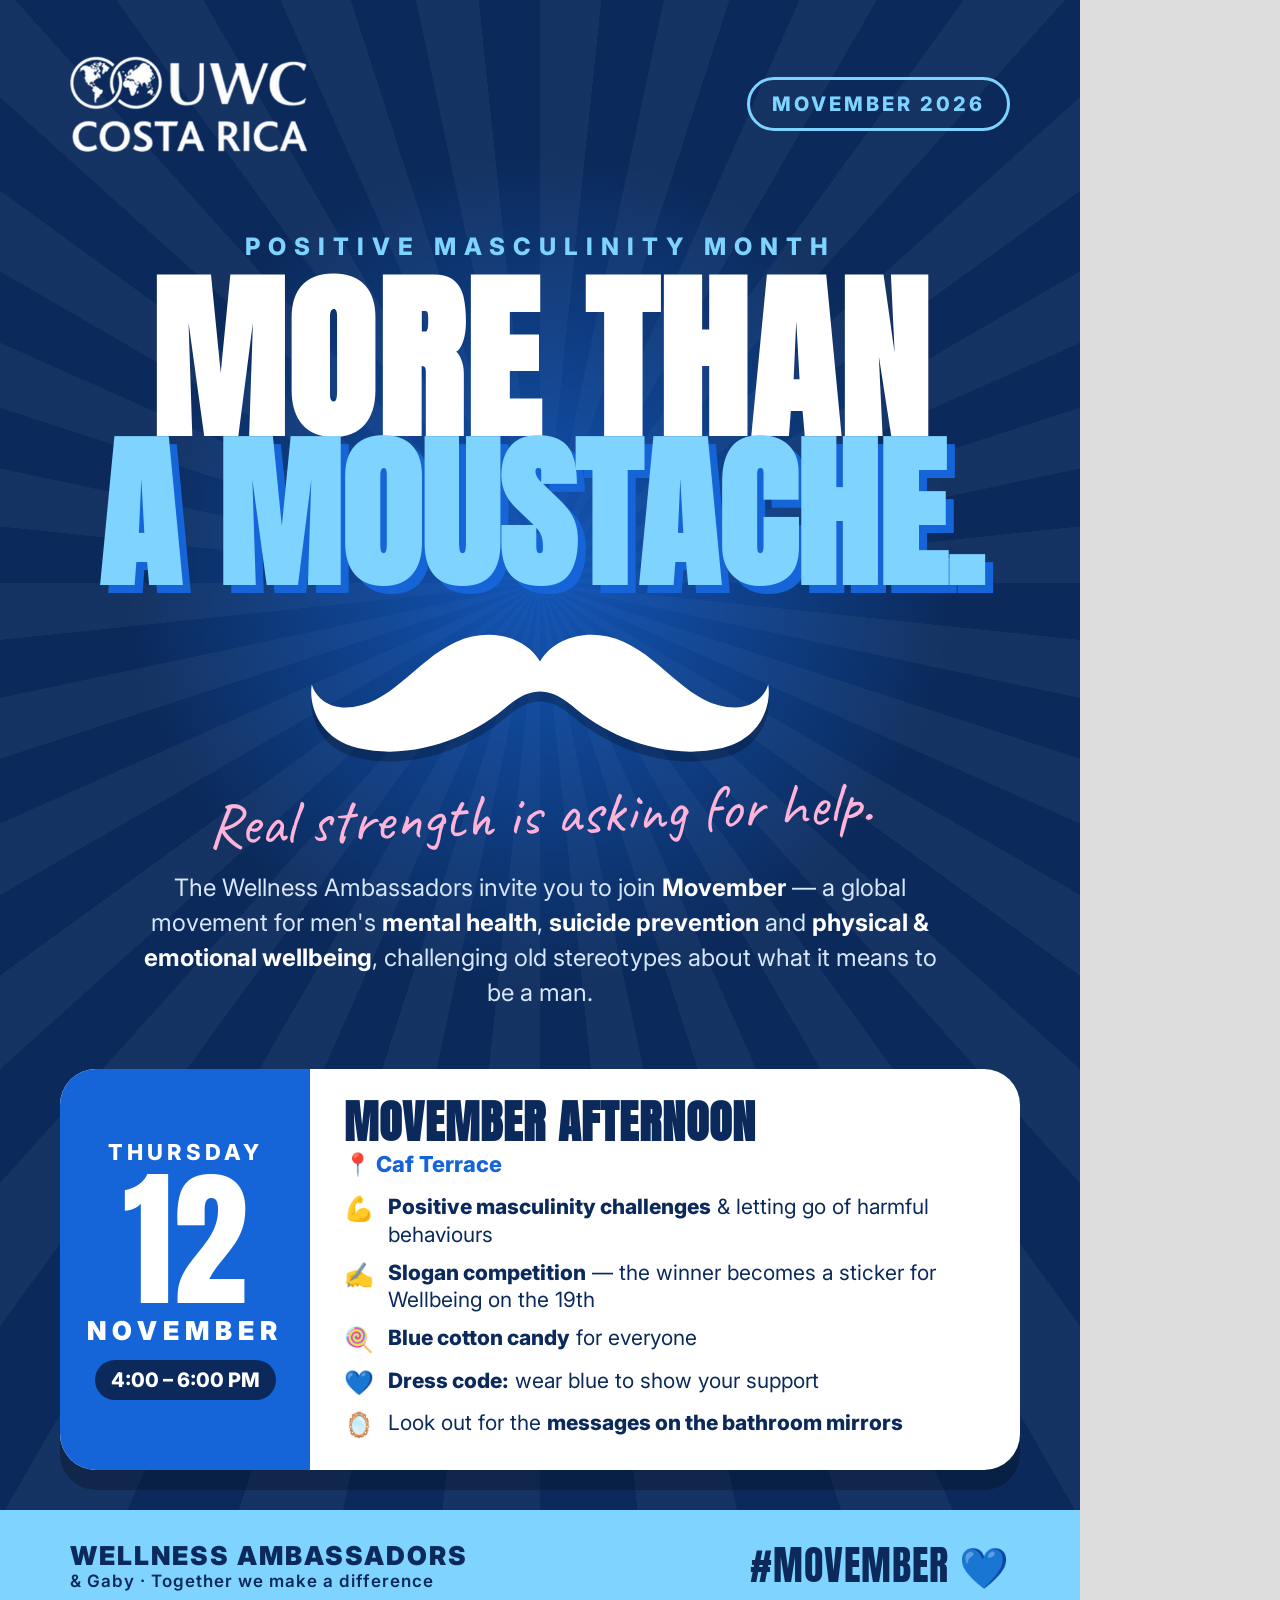
<file: movember-2026/flyer.html>
<!doctype html>
<html lang="en"><head><meta charset="utf-8">
<title>Movember 2026 Flyer</title>
<link href="https://fonts.googleapis.com/css2?family=Anton&family=Inter:wght@400;600;800;900&family=Caveat:wght@700&display=swap" rel="stylesheet">
<style>
:root{--navy:#0b2a5b;--blue:#1565d8;--sky:#cfe6fb;--candy:#7fd3ff;--pink:#ffb3d9;--white:#fff}
*{box-sizing:border-box;margin:0;padding:0}
body{background:#ddd;font-family:Inter,sans-serif}
.poster{width:1080px;height:1620px;position:relative;overflow:hidden;background:var(--navy);color:var(--white)}
.rays{position:absolute;inset:0;background:repeating-conic-gradient(from 0deg at 50% 36%,rgba(255,255,255,.045) 0 6deg,transparent 6deg 12deg)}
.glow{position:absolute;width:900px;height:900px;left:90px;top:120px;border-radius:50%;background:radial-gradient(circle,rgba(21,101,216,.75),transparent 65%)}
header{position:relative;display:flex;justify-content:space-between;align-items:center;padding:56px 70px 0}
.logo{}
.logo img{display:block;height:96px}
.badge{border:3px solid var(--candy);color:var(--candy);font-weight:800;font-size:20px;letter-spacing:3px;padding:12px 22px;border-radius:40px}
.kicker{position:relative;text-align:center;margin-top:80px;font-weight:800;letter-spacing:8px;font-size:24px;color:var(--candy)}
h1{position:relative;font-family:Anton;text-align:center;line-height:.9;text-transform:uppercase;margin-top:18px}
h1 .l1{display:block;font-size:180px;letter-spacing:2px}
h1 .l3{display:block;font-size:110px;letter-spacing:4px;margin:4px 0}
h1 .l2{display:block;font-size:165px;color:var(--candy);text-shadow:8px 8px 0 var(--blue)}
.mo{position:relative;display:block;margin:36px auto 0;width:460px;filter:drop-shadow(0 10px 0 rgba(0,0,0,.25))}
.tag{position:relative;text-align:center;font-family:Caveat;font-size:62px;color:var(--pink);margin-top:16px;transform:rotate(-2deg)}
.sub{position:relative;text-align:center;font-size:24px;line-height:1.45;max-width:820px;margin:18px auto 0;color:#d7e6fb}
.sub strong{color:#fff}
.event{position:absolute;left:60px;right:60px;bottom:150px;background:var(--white);color:var(--navy);border-radius:36px;display:grid;grid-template-columns:250px 1fr;overflow:hidden;box-shadow:0 20px 0 rgba(0,0,0,.25)}
.date{background:var(--blue);color:#fff;display:flex;flex-direction:column;align-items:center;justify-content:center;padding:28px 10px}
.date .dow{font-weight:800;letter-spacing:4px;font-size:22px}
.date .day{font-family:Anton;font-size:150px;line-height:1}
.date .mon{font-weight:900;letter-spacing:6px;font-size:26px}
.date .time{margin-top:14px;background:var(--navy);padding:8px 16px;border-radius:20px;font-weight:800;font-size:20px}
.info{padding:30px 34px}
.info h2{font-family:Anton;font-size:46px;letter-spacing:1px;text-transform:uppercase;line-height:1}
.info .where{font-weight:800;color:var(--blue);font-size:22px;margin:6px 0 16px}
.info ul{list-style:none;display:grid;gap:11px}
.info li{display:flex;gap:14px;align-items:flex-start;font-size:21px;line-height:1.3}
.info li i{font-style:normal;font-size:24px;width:30px;flex:none;text-align:center}
.info li b{font-weight:800}
footer{position:absolute;left:0;right:0;bottom:0;height:110px;display:flex;align-items:center;justify-content:space-between;padding:0 70px;background:var(--candy);color:var(--navy)}
footer .who{font-weight:900;font-size:26px;letter-spacing:2px}
footer .who span{display:block;font-weight:600;font-size:17px;letter-spacing:1px}
footer .hash{font-family:Anton;font-size:40px;letter-spacing:1px}
</style></head><body>
<div class="poster">
  <div class="rays"></div><div class="glow"></div>
  <header>
    <div class="logo"><img src="uwc-logo-white.png" alt="UWC Costa Rica"></div>
    <div class="badge">MOVEMBER 2026</div>
  </header>

  <div class="kicker">POSITIVE MASCULINITY MONTH</div>
  <h1><span class="l1">More than</span><span class="l2">a moustache.</span></h1>

  <svg class="mo" viewBox="0 0 520 150"><path fill="#fff" d="M260 40c-18-30-60-38-95-22C120 38 90 92 40 92 20 92 6 80 2 66c-4 26 10 62 52 72 64 15 132-14 170-48 14-12 26-16 36-16s22 4 36 16c38 34 106 63 170 48 42-10 56-46 52-72-4 14-18 26-38 26-50 0-80-54-125-74-35-16-77-8-95 22z"/></svg>

  <div class="tag">Real strength is asking for help.</div>
  <p class="sub">The Wellness Ambassadors invite you to join <strong>Movember</strong> — a global movement for men's <strong>mental health</strong>, <strong>suicide prevention</strong> and <strong>physical &amp; emotional wellbeing</strong>, challenging old stereotypes about what it means to be a man.</p>

  <div class="event">
    <div class="date"><div class="dow">THURSDAY</div><div class="day">12</div><div class="mon">NOVEMBER</div><div class="time">4:00 – 6:00 PM</div></div>
    <div class="info">
      <h2>Movember Afternoon</h2>
      <div class="where">📍 Caf Terrace</div>
      <ul>
        <li><i>💪</i><span><b>Positive masculinity challenges</b> &amp; letting go of harmful behaviours</span></li>
        <li><i>✍️</i><span><b>Slogan competition</b> — the winner becomes a sticker for Wellbeing on the 19th</span></li>
        <li><i>🍭</i><span><b>Blue cotton candy</b> for everyone</span></li>
        <li><i>💙</i><span><b>Dress code:</b> wear blue to show your support</span></li>
        <li><i>🪞</i><span>Look out for the <b>messages on the bathroom mirrors</b></span></li>
      </ul>
    </div>
  </div>

  <footer>
    <div class="who">WELLNESS AMBASSADORS<span>&amp; Gaby · Together we make a difference</span></div>
    <div class="hash">#MOVEMBER 💙</div>
  </footer>
</div>
</body></html>
</file>
